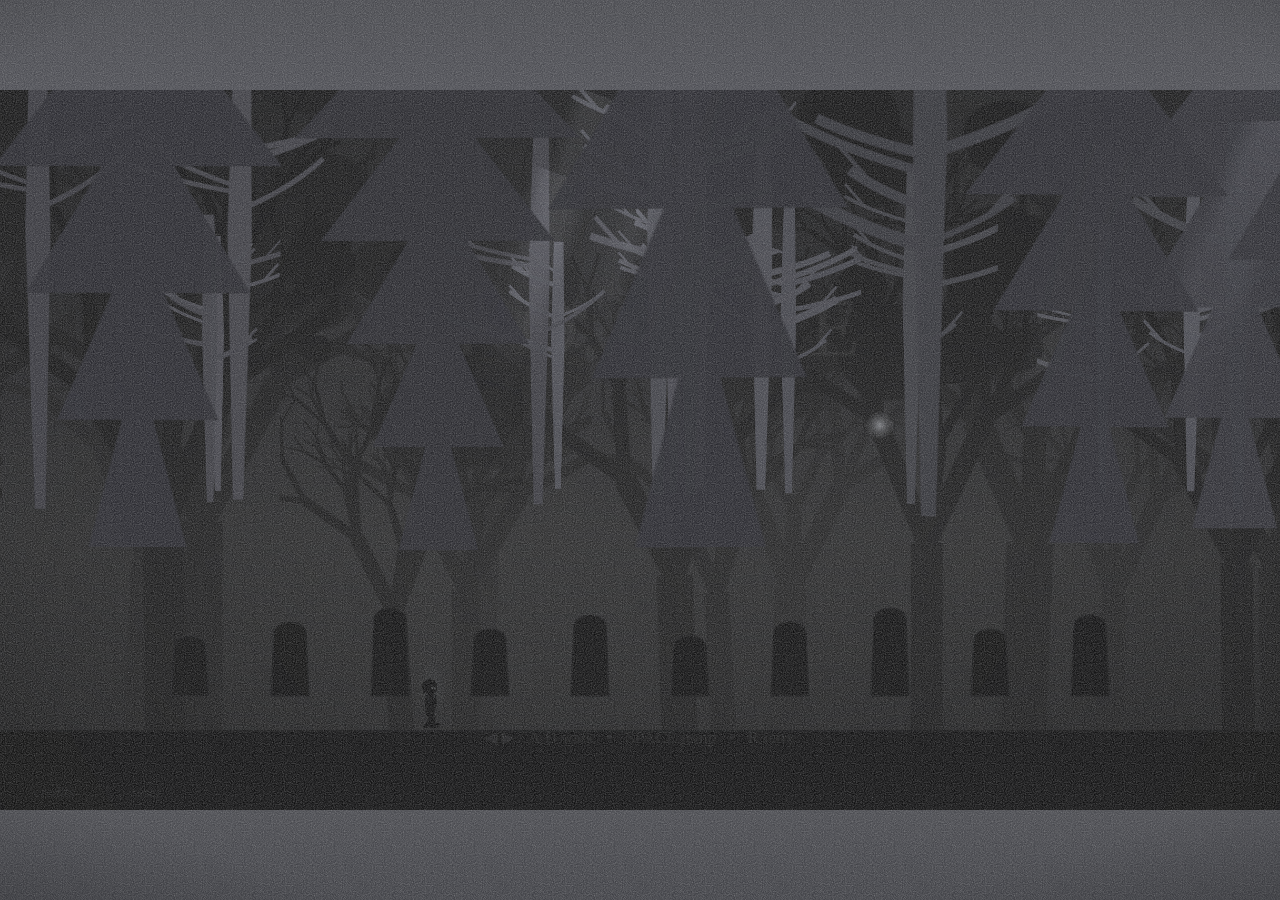
<file: index.html>
<!DOCTYPE html><html lang="tr"><head><meta charSet="utf-8"/><meta name="viewport" content="width=device-width, initial-scale=1, maximum-scale=1, user-scalable=no, viewport-fit=cover"/><link rel="preload" href="./_next/static/media/797e433ab948586e-s.p.0r6juujl39pe6.woff2" as="font" crossorigin="" type="font/woff2"/><link rel="preload" href="./_next/static/media/caa3a2e1cccd8315-s.p.0wgildi0cnwt9.woff2" as="font" crossorigin="" type="font/woff2"/><link rel="stylesheet" href="./_next/static/chunks/3h--f_8_w5w1h.css" data-precedence="next"/><link rel="preload" as="script" fetchPriority="low" href="./_next/static/chunks/19wg2q9r2_sev.js"/><script src="./_next/static/chunks/1j71-lr846dcd.js" async=""></script><script src="./_next/static/chunks/238_s-g-zs_l8.js" async=""></script><script src="./_next/static/chunks/turbopack-1gg8ko_ilveme.js" async=""></script><script src="./_next/static/chunks/0umf92h1sb77c.js" async=""></script><script src="./_next/static/chunks/3spll1hqfcsxk.js" async=""></script><script src="./_next/static/chunks/0tfqlhik2jl96.js" async=""></script><meta name="theme-color" content="#0b0b0d"/><title>GÖLGE v3.0.0 — Sezon 1: Sisin Hafızası</title><meta name="description" content="Sisin hafızasında uyanan küçük bir gölgenin hikâyesi. Kenar kavrama, akan atkı ve korku dolu bir ormanda yolunu bul. Beş sezonluk destanın ilk perdesi."/><meta name="keywords" content="GÖLGE,gölge,platform oyunu,bulmaca,korku,atmosferik,silüet,Limbo tarzı,premium oyun"/><meta property="og:title" content="GÖLGE v3.0.0 — Sezon 1"/><meta property="og:description" content="Sisin hafızası — bir gölgenin uyanışı. Beş kapının ilki."/><meta property="og:site_name" content="GÖLGE"/><meta property="og:type" content="website"/><meta name="twitter:card" content="summary"/><meta name="twitter:title" content="GÖLGE v3.0.0 — Sezon 1"/><meta name="twitter:description" content="Sisin hafızası — bir gölgenin uyanışı. Beş kapının ilki."/><link rel="icon" href="/logo.svg"/><link rel="apple-touch-icon" href="/apple-touch-icon.png"/><meta name="next-size-adjust" content=""/><script src="./_next/static/chunks/0cz1d0mv5g_q7.js" noModule=""></script></head><body class="T19VSG_variable _8Li5zG_variable antialiased bg-background text-foreground"><div hidden=""><!--$--><!--/$--></div><!--$!--><template data-dgst=""></template><div class="flex min-h-screen items-center justify-center bg-[#0b0b0d]"><p class="animate-pulse font-serif text-lg tracking-[0.3em] text-[#6b6d74]">sis yükseliyor...</p></div><!--/$--><!--$--><!--/$--><script id="_R_">(globalThis["TURBOPACK"] || (globalThis["TURBOPACK"] = [])).push({"otherChunks":["static/chunks/19wg2q9r2_sev.js","static/chunks/1j71-lr846dcd.js","static/chunks/238_s-g-zs_l8.js"],"runtimeModuleIds":[94553]});</script><script src="./_next/static/chunks/19wg2q9r2_sev.js" async=""></script><script>(self.__next_f=self.__next_f||[]).push([0])</script><script>self.__next_f.push([1,"1:\"$Sreact.fragment\"\n2:\"./_next/static/chunks/0umf92h1sb77c.js\"\n3:I[39756,[\"$2\"],\"default\"]\n4:I[37457,[\"$2\"],\"default\"]\n6:I[47257,[\"$2\"],\"ClientPageRoot\"]\n7:\"./_next/static/chunks/3spll1hqfcsxk.js\"\n8:\"./_next/static/chunks/0tfqlhik2jl96.js\"\n9:I[52683,[\"$2\",\"$7\",\"$8\"],\"default\"]\nc:I[97367,[\"$2\"],\"OutletBoundary\"]\nd:\"$Sreact.suspense\"\nf:\"ViewportBoundary\"\n10:I[97367,[\"$2\"],\"$f\"]\n12:\"MetadataBoundary\"\n13:I[97367,[\"$2\"],\"$12\"]\n15:I[68027,[\"$2\"],\"default\",1]\n:HL[\"./_next/static/chunks/3h--f_8_w5w1h.css\",\"style\"]\n:HL[\"./_next/static/media/797e433ab948586e-s.p.0r6juujl39pe6.woff2\",\"font\",{\"crossOrigin\":\"\",\"type\":\"font/woff2\"}]\n:HL[\"./_next/static/media/caa3a2e1cccd8315-s.p.0wgildi0cnwt9.woff2\",\"font\",{\"crossOrigin\":\"\",\"type\":\"font/woff2\"}]\n5:[[\"children\",{\"s\":\"__PAGE__\",\"h\":512,\"d\":{\"r\":[\"$\",\"$1\",\"c\",{\"children\":[[\"$\",\"$L6\",null,{\"Component\":\"$9\",\"serverProvidedParams\":{\"searchParams\":{},\"params\":{},\"promises\":[\"$@a\",\"$@b\"]}}],[[\"$\",\"script\",\"script-0\",{\"src\":\"./_next/static/chunks/3spll1hqfcsxk.js\",\"async\":true,\"nonce\":\"$undefined\"}],[\"$\",\"script\",\"script-1\",{\"src\":\"./_next/static/chunks/0tfqlhik2jl96.js\",\"async\":true,\"nonce\":\"$undefined\"}]],[\"$\",\"$Lc\",null,{\"children\":[\"$\",\"$d\",null,{\"name\":\"Next.MetadataOutlet\",\"children\":\"$@e\"}]}]]}],\"p\":false,\"v\":null}}]]\n0:{\"P\":null,\"c\":[\"\",\"\"],\"q\":\"\",\"i\":false,\"t\":{\"t\":{\"s\":\"\",\"h\":528,\"d\":{\"r\":[\"$\",\"$1\",\"c\",{\"children\":[[[\"$\",\"link\",\"0\",{\"rel\":\"stylesheet\",\"href\":\"./_next/static/chunks/3h--f_8_w5w1h.css\",\"precedence\":\"next\",\"crossOrigin\":\"$undefined\",\"nonce\":\"$undefined\"}],[\"$\",\"script\",\"script-0\",{\"src\":\"./_next/static/chunks/0umf92h1sb77c.js\",\"async\":true,\"nonce\":\"$undefined\"}]],[\"$\",\"html\",null,{\"lang\":\"tr\",\"suppressHydrationWarning\":true,\"children\":[\"$\",\"body\",null,{\"className\":\"T19VSG_variable _8Li5zG_variable antialiased bg-background text-foreground\",\"children\":[\"$\",\"$L3\",null,{\"parallelRouterKey\":\"children\",\"error\":\"$undefined\",\"errorStyles\":\"$undefined\",\"errorScripts\":\"$undefined\",\"template\":[\"$\",\"$L4\",null,{}],\"templateStyles\":\"$undefined\",\"templateScripts\":\"$undefined\",\"notFound\":[[[\"$\",\"title\",null,{\"children\":\"404: This page could not be found.\"}],[\"$\",\"div\",null,{\"style\":{\"fontFamily\":\"system-ui,\\\"Segoe UI\\\",Roboto,Helvetica,Arial,sans-serif,\\\"Apple Color Emoji\\\",\\\"Segoe UI Emoji\\\"\",\"height\":\"100vh\",\"textAlign\":\"center\",\"display\":\"flex\",\"flexDirection\":\"column\",\"alignItems\":\"center\",\"justifyContent\":\"center\"},\"children\":[\"$\",\"div\",null,{\"children\":[[\"$\",\"style\",null,{\"dangerouslySetInnerHTML\":{\"__html\":\"body{color:#000;background:#fff;margin:0}.next-error-h1{border-right:1px solid rgba(0,0,0,.3)}@media (prefers-color-scheme:dark){body{color:#fff;background:#000}.next-error-h1{border-right:1px solid rgba(255,255,255,.3)}}\"}}],[\"$\",\"h1\",null,{\"className\":\"next-error-h1\",\"style\":{\"display\":\"inline-block\",\"margin\":\"0 20px 0 0\",\"padding\":\"0 23px 0 0\",\"fontSize\":24,\"fontWeight\":500,\"verticalAlign\":\"top\",\"lineHeight\":\"49px\"},\"children\":404}],[\"$\",\"div\",null,{\"style\":{\"display\":\"inline-block\"},\"children\":[\"$\",\"h2\",null,{\"style\":{\"fontSize\":14,\"fontWeight\":400,\"lineHeight\":\"49px\",\"margin\":0},\"children\":\"This page could not be found.\"}]}]]}]}]],[]],\"forbidden\":\"$undefined\",\"unauthorized\":\"$undefined\"}]}]}]]}],\"p\":false,\"v\":null},\"c\":\"$Q5\"},\"h\":{\"r\":[\"$\",\"$1\",\"h\",{\"children\":[null,[\"$\",\"$L10\",null,{\"children\":\"$L11\"}],[\"$\",\"$L13\",null,{\"children\":[[\"$\",\"div\",null,{\"hidden\":true,\"children\":[\"$\",\"$d\",null,{\"name\":\"Next.Metadata\",\"children\":\"$L14\"}]}],null]}],[\"$\",\"meta\",null,{\"name\":\"next-size-adjust\",\"content\":\"\"}]]}],\"p\":false,\"v\":null}},\"m\":\"$undefined\",\"G\":[\"$15\",[[\"$\",\"link\",\"0\",{\"rel\":\"stylesheet\",\"href\":\"./_next/static/chunks/3h--f_8_w5w1h.css\",\"precedence\":\"next\",\"crossOrigin\":\"$undefined\",\"nonce\":\"$undefined\"}]]],\"S\":true,\"r\":\"$undefined\",\"s\":\"$undefined\",\"a\":\"$undefined\",\"l\":\"$undefined\",\"p\":\"$undefined\",\"d\":\"$undefined\",\"b\":\"HRdKcF5MwKtn1mL7qBaez\"}\na:{}\nb:\"$5:0:1:d:r:props:children:0:props:serverProvidedParams:params\"\n11:[[\"$\",\"meta\",\"0\",{\"charSet\":\"utf-8\"}],[\"$\",\"meta\",\"1\",{\"name\":\"viewport\",\"content\":\"width=device-width, initial-scale=1, maximum-scale=1, user-scalable=no, viewport-fit=cover\"}],[\"$\",\"meta\",\"2\",{\"name\":\"theme-color\",\"content\":\"#0b0b0d\"}]]\n16:I[27201,[\"$2\"],\"IconMark\"]\ne:null\n14:[[\"$\",\"title\",\"0\",{\"children\":\"GÖLGE v3.0.0 — Sezon 1: Sisin Hafızası\"}],[\"$\",\"meta\",\"1\",{\"name\":\"description\",\"content\":\"Sisin hafızasında uyanan küçük bir gölgenin hikâyesi. Kenar kavrama, akan atkı ve korku dolu bir ormanda yolunu bul. Beş sezonluk destanın ilk perdesi.\"}],[\"$\",\"meta\",\"2\",{\"name\":\"keywords\",\"content\":\"GÖLGE,gölge,platform oyunu,bulmaca,korku,atmosferik,silüet,Limbo tarzı,premium oyun\"}],[\"$\",\"meta\",\"3\",{\"property\":\"og:title\",\"content\":\"GÖLGE v3.0.0 — Sezon 1\"}],[\"$\",\"meta\",\"4\",{\"property\":\"og:description\",\"content\":\"Sisin hafızası — bir gölgenin uyanışı. Beş kapının ilki.\"}],[\"$\",\"meta\",\"5\",{\"property\":\"og:site_name\",\"content\":\"GÖLGE\"}],[\"$\",\"meta\",\"6\",{\"property\":\"og:type\",\"content\":\"website\"}],[\"$\",\"meta\",\"7\",{\"name\":\"twitter:card\",\"content\":\"summary\"}],[\"$\",\"meta\",\"8\",{\"name\":\"twitter:title\",\"content\":\"GÖLGE v3.0.0 — Sezon 1\"}],[\"$\",\"meta\",\"9\",{\"name\":\"twitter:description\",\"content\":\"Sisin hafızası — bir gölgenin uyanışı. Beş kapının ilki.\"}],[\"$\",\"link\",\"10\",{\"rel\":\"icon\",\"href\":\"/logo.svg\"}],[\"$\",\"link\",\"11\",{\"rel\":\"apple-touch-icon\",\"href\":\"/apple-touch-icon.png\"}],[\"$\",\"$L16\",\"12\",{}]]\n"])</script></body></html>
</file>
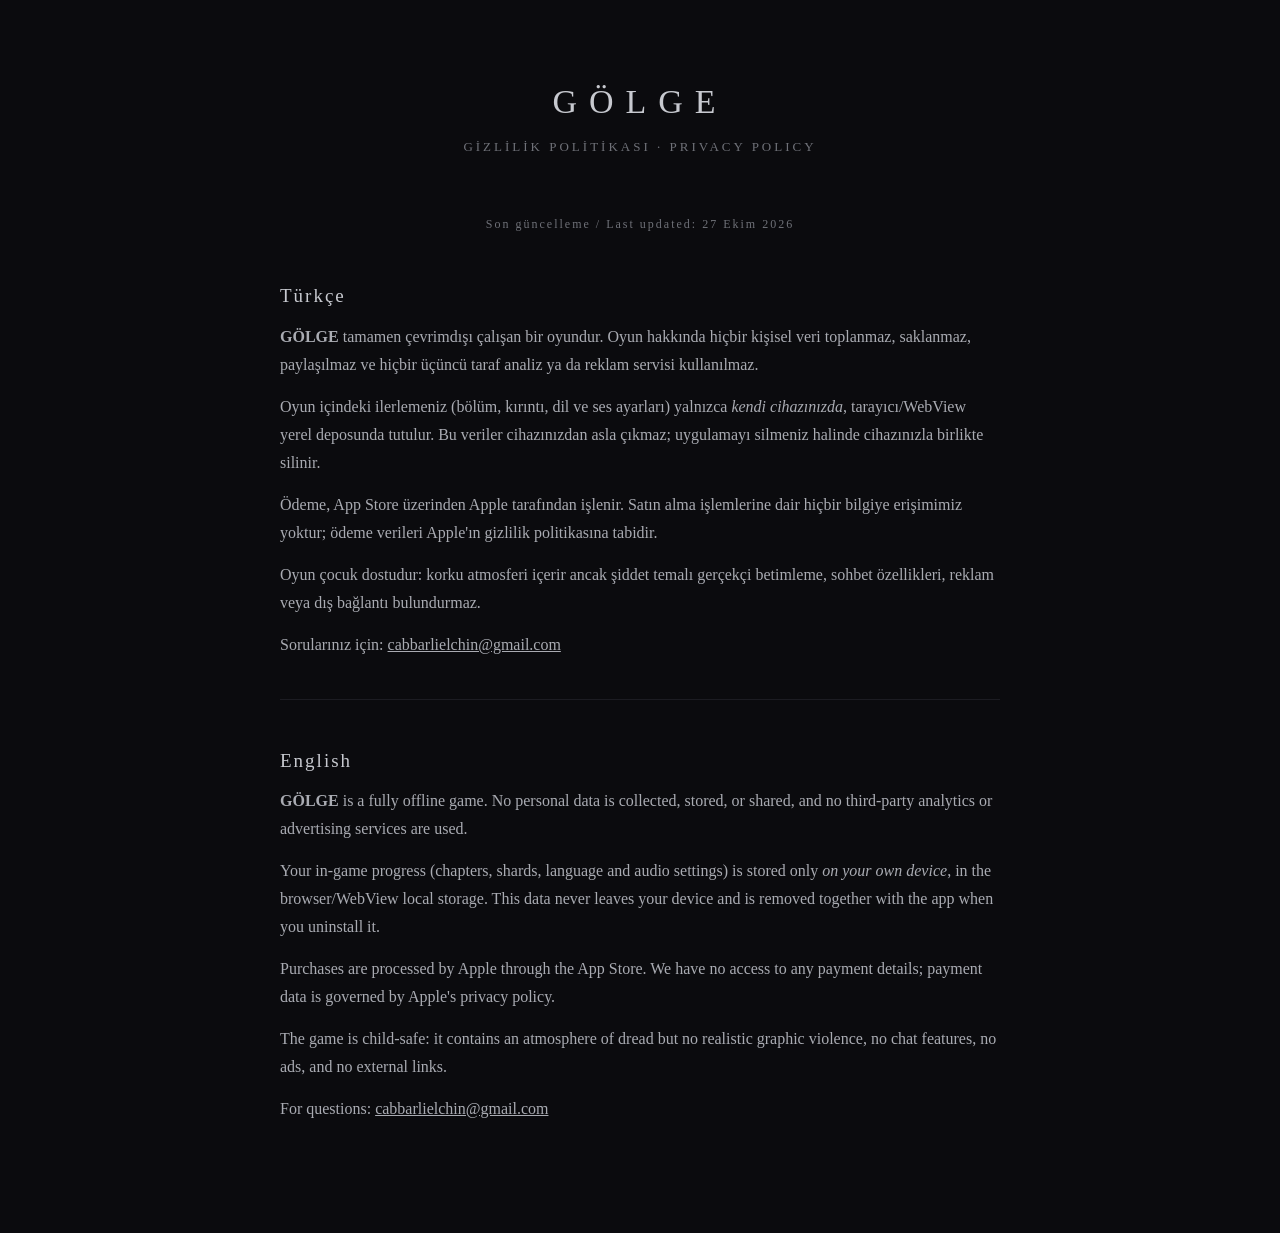
<file: privacy.html>
<!DOCTYPE html>
<html lang="tr">
<head>
<meta charset="utf-8">
<meta name="viewport" content="width=device-width, initial-scale=1">
<title>GÖLGE — Gizlilik Politikası / Privacy Policy</title>
<style>
  :root { color-scheme: dark; }
  * { box-sizing: border-box; }
  body {
    margin: 0; padding: 48px 24px 96px;
    background: #0b0b0e; color: #a9abb2;
    font: 16px/1.75 Georgia, 'Times New Roman', serif;
    -webkit-font-smoothing: antialiased;
  }
  main { max-width: 720px; margin: 0 auto; }
  h1 {
    color: #c7c9cf; font-weight: 400; letter-spacing: 12px;
    text-align: center; margin: 24px 0 4px; font-size: 34px;
  }
  .sub { text-align: center; color: #6f7178; font-size: 13px; letter-spacing: 3px; margin-bottom: 56px; }
  h2 { color: #c7c9cf; font-weight: 400; font-size: 19px; letter-spacing: 2px; margin: 44px 0 10px; }
  p { margin: 0 0 14px; }
  hr { border: 0; border-top: 1px solid #1c1c22; margin: 40px 0; }
  a { color: #a9abb2; }
  .lang-note { text-align:center; color:#6f7178; font-size:12px; letter-spacing:2px; margin-top: 8px; }
</style>
</head>
<body>
<main>
  <h1>GÖLGE</h1>
  <p class="sub">GİZLİLİK POLİTİKASI · PRIVACY POLICY</p>
  <p class="lang-note">Son güncelleme / Last updated: 27 Ekim 2026</p>

  <h2>Türkçe</h2>
  <p><strong>GÖLGE</strong> tamamen çevrimdışı çalışan bir oyundur. Oyun hakkında hiçbir kişisel veri toplanmaz, saklanmaz, paylaşılmaz ve hiçbir üçüncü taraf analiz ya da reklam servisi kullanılmaz.</p>
  <p>Oyun içindeki ilerlemeniz (bölüm, kırıntı, dil ve ses ayarları) yalnızca <em>kendi cihazınızda</em>, tarayıcı/WebView yerel deposunda tutulur. Bu veriler cihazınızdan asla çıkmaz; uygulamayı silmeniz halinde cihazınızla birlikte silinir.</p>
  <p>Ödeme, App Store üzerinden Apple tarafından işlenir. Satın alma işlemlerine dair hiçbir bilgiye erişimimiz yoktur; ödeme verileri Apple'ın gizlilik politikasına tabidir.</p>
  <p>Oyun çocuk dostudur: korku atmosferi içerir ancak şiddet temalı gerçekçi betimleme, sohbet özellikleri, reklam veya dış bağlantı bulundurmaz.</p>
  <p>Sorularınız için: <a href="mailto:cabbarlielchin@gmail.com">cabbarlielchin@gmail.com</a></p>

  <hr>

  <h2>English</h2>
  <p><strong>GÖLGE</strong> is a fully offline game. No personal data is collected, stored, or shared, and no third-party analytics or advertising services are used.</p>
  <p>Your in-game progress (chapters, shards, language and audio settings) is stored only <em>on your own device</em>, in the browser/WebView local storage. This data never leaves your device and is removed together with the app when you uninstall it.</p>
  <p>Purchases are processed by Apple through the App Store. We have no access to any payment details; payment data is governed by Apple's privacy policy.</p>
  <p>The game is child-safe: it contains an atmosphere of dread but no realistic graphic violence, no chat features, no ads, and no external links.</p>
  <p>For questions: <a href="mailto:cabbarlielchin@gmail.com">cabbarlielchin@gmail.com</a></p>
</main>
</body>
</html>
</file>
<file: _next/static/chunks/3h--f_8_w5w1h.css>
@font-face{font-family:Geist;font-style:normal;font-weight:100 900;font-display:swap;src:url(../media/fef07dbb0973bf53-s.3p2_lha1f2xer.woff2)format("woff2");unicode-range:U+460-52F,U+1C80-1C8A,U+20B4,U+2DE0-2DFF,U+A640-A69F,U+FE2E-FE2F}@font-face{font-family:Geist;font-style:normal;font-weight:100 900;font-display:swap;src:url(../media/8a480f0b521d4e75-s.1qq4vpdcun5oj.woff2)format("woff2");unicode-range:U+301,U+400-45F,U+490-491,U+4B0-4B1,U+2116}@font-face{font-family:Geist;font-style:normal;font-weight:100 900;font-display:swap;src:url(../media/53b9e256198e5412-s.390ncx5urfkfu.woff2)format("woff2");unicode-range:U+102-103,U+110-111,U+128-129,U+168-169,U+1A0-1A1,U+1AF-1B0,U+300-301,U+303-304,U+308-309,U+323,U+329,U+1EA0-1EF9,U+20AB}@font-face{font-family:Geist;font-style:normal;font-weight:100 900;font-display:swap;src:url(../media/7178b3e590c64307-s.21jp631_3pja2.woff2)format("woff2");unicode-range:U+100-2BA,U+2BD-2C5,U+2C7-2CC,U+2CE-2D7,U+2DD-2FF,U+304,U+308,U+329,U+1D00-1DBF,U+1E00-1E9F,U+1EF2-1EFF,U+2020,U+20A0-20AB,U+20AD-20C4,U+2113,U+2C60-2C7F,U+A720-A7FF}@font-face{font-family:Geist;font-style:normal;font-weight:100 900;font-display:swap;src:url(../media/caa3a2e1cccd8315-s.p.0wgildi0cnwt9.woff2)format("woff2");unicode-range:U+??,U+131,U+152-153,U+2BB-2BC,U+2C6,U+2DA,U+2DC,U+304,U+308,U+329,U+2000-206F,U+20AC,U+2122,U+2191,U+2193,U+2212,U+2215,U+FEFF,U+FFFD}@font-face{font-family:Geist Fallback;src:local(Arial);ascent-override:95.94%;descent-override:28.16%;line-gap-override:0.0%;size-adjust:104.76%}.T19VSG_className{font-family:Geist,Geist Fallback;font-style:normal}.T19VSG_variable{--font-geist-sans:"Geist", "Geist Fallback"}
@font-face{font-family:Geist Mono;font-style:normal;font-weight:100 900;font-display:swap;src:url(../media/5ce348bf30bf5439-s.31988l_ccedte.woff2)format("woff2");unicode-range:U+460-52F,U+1C80-1C8A,U+20B4,U+2DE0-2DFF,U+A640-A69F,U+FE2E-FE2F}@font-face{font-family:Geist Mono;font-style:normal;font-weight:100 900;font-display:swap;src:url(../media/4fa387ec64143e14-s.2tuy5pz7dlieh.woff2)format("woff2");unicode-range:U+301,U+400-45F,U+490-491,U+4B0-4B1,U+2116}@font-face{font-family:Geist Mono;font-style:normal;font-weight:100 900;font-display:swap;src:url(../media/6306c77e7c8268e4-s.2dbetqa9o8jxf.woff2)format("woff2");unicode-range:U+2000-2001,U+2004-2008,U+200A,U+23B8-23BD,U+2500-259F}@font-face{font-family:Geist Mono;font-style:normal;font-weight:100 900;font-display:swap;src:url(../media/7d817b4c03b0c5f1-s.1uyisp29ctx0d.woff2)format("woff2");unicode-range:U+102-103,U+110-111,U+128-129,U+168-169,U+1A0-1A1,U+1AF-1B0,U+300-301,U+303-304,U+308-309,U+323,U+329,U+1EA0-1EF9,U+20AB}@font-face{font-family:Geist Mono;font-style:normal;font-weight:100 900;font-display:swap;src:url(../media/bbc41e54d2fcbd21-s.1rgnod-3esatf.woff2)format("woff2");unicode-range:U+100-2BA,U+2BD-2C5,U+2C7-2CC,U+2CE-2D7,U+2DD-2FF,U+304,U+308,U+329,U+1D00-1DBF,U+1E00-1E9F,U+1EF2-1EFF,U+2020,U+20A0-20AB,U+20AD-20C4,U+2113,U+2C60-2C7F,U+A720-A7FF}@font-face{font-family:Geist Mono;font-style:normal;font-weight:100 900;font-display:swap;src:url(../media/797e433ab948586e-s.p.0r6juujl39pe6.woff2)format("woff2");unicode-range:U+??,U+131,U+152-153,U+2BB-2BC,U+2C6,U+2DA,U+2DC,U+304,U+308,U+329,U+2000-206F,U+20AC,U+2122,U+2191,U+2193,U+2212,U+2215,U+FEFF,U+FFFD}@font-face{font-family:Geist Mono Fallback;src:local(Arial);ascent-override:74.67%;descent-override:21.92%;line-gap-override:0.0%;size-adjust:134.59%}._8Li5zG_className{font-family:Geist Mono,Geist Mono Fallback;font-style:normal}._8Li5zG_variable{--font-geist-mono:"Geist Mono", "Geist Mono Fallback"}
@layer properties{@supports (((-webkit-hyphens:none)) and (not (margin-trim:inline))) or ((-moz-orient:inline) and (not (color:rgb(from red r g b)))){*,:before,:after,::backdrop{--tw-translate-x:0;--tw-translate-y:0;--tw-translate-z:0;--tw-border-style:solid;--tw-tracking:initial;--tw-shadow:0 0 #0000;--tw-shadow-color:initial;--tw-shadow-alpha:100%;--tw-inset-shadow:0 0 #0000;--tw-inset-shadow-color:initial;--tw-inset-shadow-alpha:100%;--tw-ring-color:initial;--tw-ring-shadow:0 0 #0000;--tw-inset-ring-color:initial;--tw-inset-ring-shadow:0 0 #0000;--tw-ring-inset:initial;--tw-ring-offset-width:0px;--tw-ring-offset-color:#fff;--tw-ring-offset-shadow:0 0 #0000;--tw-blur:initial;--tw-brightness:initial;--tw-contrast:initial;--tw-grayscale:initial;--tw-hue-rotate:initial;--tw-invert:initial;--tw-opacity:initial;--tw-saturate:initial;--tw-sepia:initial;--tw-drop-shadow:initial;--tw-drop-shadow-color:initial;--tw-drop-shadow-alpha:100%;--tw-drop-shadow-size:initial;--tw-ease:initial}}}@layer theme{:root,:host{--font-serif:ui-serif, Georgia, Cambria, "Times New Roman", Times, serif;--spacing:.25rem;--container-xs:20rem;--text-lg:1.125rem;--text-lg--line-height:calc(1.75 / 1.125);--text-3xl:1.875rem;--text-3xl--line-height:calc(2.25 / 1.875);--ease-in-out:cubic-bezier(.4, 0, .2, 1);--animate-pulse:pulse 2s cubic-bezier(.4, 0, .6, 1) infinite;--default-font-family:var(--font-geist-sans);--default-mono-font-family:var(--font-geist-mono)}}@layer base{*,:after,:before,::backdrop{box-sizing:border-box;border:0 solid;margin:0;padding:0}::file-selector-button{box-sizing:border-box;border:0 solid;margin:0;padding:0}html,:host{-webkit-text-size-adjust:100%;tab-size:4;line-height:1.5;font-family:var(--default-font-family,-apple-system, BlinkMacSystemFont, "Segoe UI", Roboto, "Helvetica Neue", "Noto Sans", Arial, sans-serif, "Apple Color Emoji", "Segoe UI Emoji", "Segoe UI Symbol", "Noto Color Emoji");font-feature-settings:var(--default-font-feature-settings,normal);font-variation-settings:var(--default-font-variation-settings,normal);-webkit-tap-highlight-color:transparent}hr{height:0;color:inherit;border-top-width:1px}abbr:where([title]){-webkit-text-decoration:underline dotted;text-decoration:underline dotted}h1,h2,h3,h4,h5,h6{font-size:inherit;font-weight:inherit}a{color:inherit;-webkit-text-decoration:inherit;-webkit-text-decoration:inherit;-webkit-text-decoration:inherit;-webkit-text-decoration:inherit;text-decoration:inherit}b,strong{font-weight:bolder}code,kbd,samp,pre{font-family:var(--default-mono-font-family,ui-monospace, SFMono-Regular, Menlo, Monaco, Consolas, "Liberation Mono", "Courier New", monospace);font-feature-settings:var(--default-mono-font-feature-settings,normal);font-variation-settings:var(--default-mono-font-variation-settings,normal);font-size:1em}small{font-size:80%}sub,sup{vertical-align:baseline;font-size:75%;line-height:0;position:relative}sub{bottom:-.25em}sup{top:-.5em}table{text-indent:0;border-color:inherit;border-collapse:collapse}:-moz-focusring:where(:not(iframe)){outline:auto}progress{vertical-align:baseline}summary{display:list-item}ol,ul,menu{list-style:none}img,svg,video,canvas,audio,iframe,embed,object{vertical-align:middle;display:block}img,video{max-width:100%;height:auto}button,input,select,optgroup,textarea{font:inherit;font-feature-settings:inherit;font-variation-settings:inherit;letter-spacing:inherit;color:inherit;opacity:1;background-color:#0000;border-radius:0}::file-selector-button{font:inherit;font-feature-settings:inherit;font-variation-settings:inherit;letter-spacing:inherit;color:inherit;opacity:1;background-color:#0000;border-radius:0}:where(select:is([multiple],[size])) optgroup{font-weight:bolder}:where(select:is([multiple],[size])) optgroup option{padding-inline-start:20px}::file-selector-button{margin-inline-end:4px}::placeholder{opacity:1}@supports (not ((-webkit-appearance:-apple-pay-button))) or (contain-intrinsic-size:1px){::placeholder{color:currentColor}@supports (color:color-mix(in lab, red, red)){::placeholder{color:color-mix(in oklab, currentcolor 50%, transparent)}}}textarea{resize:vertical}::-webkit-search-decoration{-webkit-appearance:none}::-webkit-date-and-time-value{min-height:1lh;text-align:inherit}::-webkit-datetime-edit{display:inline-flex}::-webkit-datetime-edit-fields-wrapper{padding:0}::-webkit-datetime-edit{padding-block:0}::-webkit-datetime-edit-year-field{padding-block:0}::-webkit-datetime-edit-month-field{padding-block:0}::-webkit-datetime-edit-day-field{padding-block:0}::-webkit-datetime-edit-hour-field{padding-block:0}::-webkit-datetime-edit-minute-field{padding-block:0}::-webkit-datetime-edit-second-field{padding-block:0}::-webkit-datetime-edit-millisecond-field{padding-block:0}::-webkit-datetime-edit-meridiem-field{padding-block:0}::-webkit-calendar-picker-indicator{line-height:1}:-moz-ui-invalid{box-shadow:none}button,input:where([type=button],[type=reset],[type=submit]){appearance:button}::file-selector-button{appearance:button}::-webkit-inner-spin-button{height:auto}::-webkit-outer-spin-button{height:auto}[hidden]:where(:not([hidden=until-found])){display:none!important}*{border-color:var(--border);outline-color:var(--ring)}@supports (color:color-mix(in lab, red, red)){*{outline-color:color-mix(in oklab, var(--ring) 50%, transparent)}}body{background-color:var(--background);color:var(--foreground)}}@layer components;@layer utilities{.collapse{visibility:collapse}.visible{visibility:visible}.absolute{position:absolute}.fixed{position:fixed}.relative{position:relative}.static{position:static}.inset-0{inset:0}.inset-1\.5{inset:calc(var(--spacing) * 1.5)}.top-1\.5{top:calc(var(--spacing) * 1.5)}.bottom-1\.5{bottom:calc(var(--spacing) * 1.5)}.left-1\/2{left:50%}.isolate{isolation:isolate}.block{display:block}.flex{display:flex}.grid{display:grid}.hidden{display:none}.inline{display:inline}.h-24{height:calc(var(--spacing) * 24)}.h-\[3px\]{height:3px}.h-full{height:100%}.min-h-screen{min-height:100vh}.w-5{width:calc(var(--spacing) * 5)}.w-14{width:calc(var(--spacing) * 14)}.w-\[3px\]{width:3px}.w-full{width:100%}.max-w-xs{max-width:var(--container-xs)}.grow{flex-grow:1}.-translate-x-1\/2{--tw-translate-x:calc(calc(1 / 2 * 100%) * -1);translate:var(--tw-translate-x) var(--tw-translate-y)}.rotate-12{rotate:12deg}.animate-\[spin_3s_ease-in-out_infinite_alternate\]{animation:3s ease-in-out infinite alternate spin}.animate-pulse{animation:var(--animate-pulse)}.touch-none{touch-action:none}.resize{resize:both}.flex-col{flex-direction:column}.items-center{align-items:center}.justify-center{justify-content:center}.gap-6{gap:calc(var(--spacing) * 6)}.overflow-hidden{overflow:hidden}.rounded-\[6px\]{border-radius:6px}.rounded-\[10px\]{border-radius:10px}.rounded-full{border-radius:2147483647px}.border{border-style:var(--tw-border-style);border-width:1px}.border-2{border-style:var(--tw-border-style);border-width:2px}.border-\[\#8b8d94\]{border-color:#8b8d94}.border-\[\#8b8d94\]\/50{border-color:#8b8d9480;border-color:lab(58.6343% .296146 -4.00502/.5)}.bg-\[\#0b0b0d\]{background-color:#0b0b0d}.bg-\[\#8b8d94\]\/70{background-color:#8b8d94b3;background-color:lab(58.6343% .296146 -4.00502/.7)}.bg-\[\#101013\]{background-color:#101013}.bg-background{background-color:var(--background)}.text-center{text-align:center}.font-serif{font-family:var(--font-serif)}.text-3xl{font-size:var(--text-3xl);line-height:var(--tw-leading,var(--text-3xl--line-height))}.text-lg{font-size:var(--text-lg);line-height:var(--tw-leading,var(--text-lg--line-height))}.tracking-\[0\.3em\]{--tw-tracking:.3em;letter-spacing:.3em}.tracking-\[0\.35em\]{--tw-tracking:.35em;letter-spacing:.35em}.text-\[\#6b6d74\]{color:#6b6d74}.text-\[\#8b8d94\]{color:#8b8d94}.text-\[\#d9dade\]{color:#d9dade}.text-foreground{color:var(--foreground)}.italic{font-style:italic}.antialiased{-webkit-font-smoothing:antialiased;-moz-osx-font-smoothing:grayscale}.shadow{--tw-shadow:0 1px 3px 0 var(--tw-shadow-color,#0000001a), 0 1px 2px -1px var(--tw-shadow-color,#0000001a);box-shadow:var(--tw-inset-shadow), var(--tw-inset-ring-shadow), var(--tw-ring-offset-shadow), var(--tw-ring-shadow), var(--tw-shadow)}.ring{--tw-ring-shadow:var(--tw-ring-inset,) 0 0 0 calc(1px + var(--tw-ring-offset-width)) var(--tw-ring-color,currentcolor);box-shadow:var(--tw-inset-shadow), var(--tw-inset-ring-shadow), var(--tw-ring-offset-shadow), var(--tw-ring-shadow), var(--tw-shadow)}.filter{filter:var(--tw-blur,) var(--tw-brightness,) var(--tw-contrast,) var(--tw-grayscale,) var(--tw-hue-rotate,) var(--tw-invert,) var(--tw-saturate,) var(--tw-sepia,) var(--tw-drop-shadow,)}.ease-in-out{--tw-ease:var(--ease-in-out);transition-timing-function:var(--ease-in-out)}.select-none{-webkit-user-select:none;user-select:none}.\[-webkit-touch-callout\:none\]{-webkit-touch-callout:none}.\[-webkit-user-select\:none\]{-webkit-user-select:none}@media (orientation:portrait){.portrait\:flex{display:flex}}}html,body{overscroll-behavior:none;background:#0b0b0d}.golge-safe{padding-top:env(safe-area-inset-top,0px);padding-bottom:env(safe-area-inset-bottom,0px);padding-left:env(safe-area-inset-left,0px);padding-right:env(safe-area-inset-right,0px)}.golge-root{background:var(--golge-sky,#101013);transition:background .6s}.golge-root:after{content:"";pointer-events:none;z-index:5;background-blend-mode:normal;opacity:.85;background:radial-gradient(118% 96% at 50% 46%,#0000 58%,#00000042 82%,#00000085 100%),url("data:image/svg+xml,%3Csvg xmlns='http://www.w3.org/2000/svg' width='140' height='140'%3E%3Cfilter id='n'%3E%3CfeTurbulence type='fractalNoise' baseFrequency='0.9' numOctaves='2' stitchTiles='stitch'/%3E%3CfeColorMatrix type='saturate' values='0'/%3E%3C/filter%3E%3Crect width='140' height='140' filter='url(%23n)' opacity='0.5'/%3E%3C/svg%3E");animation:1.1s steps(3,end) infinite golge-grain;position:absolute;inset:0}@keyframes golge-grain{0%{background-position:0 0,0 0}33%{background-position:0 0,-47px 31px}66%{background-position:0 0,29px -41px}to{background-position:0 0,0 0}}:root{--radius:.625rem;--background:#fff;--foreground:#0a0a0a;--card:#fff;--card-foreground:#0a0a0a;--popover:#fff;--popover-foreground:#0a0a0a;--primary:#171717;--primary-foreground:#fafafa;--secondary:#f5f5f5;--secondary-foreground:#171717;--muted:#f5f5f5;--muted-foreground:#737373;--accent:#f5f5f5;--accent-foreground:#171717;--destructive:#e40014;--border:#e5e5e5;--input:#e5e5e5;--ring:#a1a1a1;--chart-1:#f05100;--chart-2:#009588;--chart-3:#104e64;--chart-4:#fcbb00;--chart-5:#f99c00;--sidebar:#fafafa;--sidebar-foreground:#0a0a0a;--sidebar-primary:#171717;--sidebar-primary-foreground:#fafafa;--sidebar-accent:#f5f5f5;--sidebar-accent-foreground:#171717;--sidebar-border:#e5e5e5;--sidebar-ring:#a1a1a1}@supports (color:lab(0% 0 0)){:root{--background:lab(100% 0 0);--foreground:lab(2.75381% 0 0);--card:lab(100% 0 0);--card-foreground:lab(2.75381% 0 0);--popover:lab(100% 0 0);--popover-foreground:lab(2.75381% 0 0);--primary:lab(7.78201% -.0000149012 0);--primary-foreground:lab(98.26% 0 0);--secondary:lab(96.52% -.0000298023 .0000119209);--secondary-foreground:lab(7.78201% -.0000149012 0);--muted:lab(96.52% -.0000298023 .0000119209);--muted-foreground:lab(48.496% 0 0);--accent:lab(96.52% -.0000298023 .0000119209);--accent-foreground:lab(7.78201% -.0000149012 0);--destructive:lab(48.4493% 77.4328 61.5452);--border:lab(90.952% 0 -.0000119209);--input:lab(90.952% 0 -.0000119209);--ring:lab(66.128% -.0000298023 .0000119209);--chart-1:lab(57.1026% 64.2584 89.8886);--chart-2:lab(55.0223% -41.0774 -3.90277);--chart-3:lab(30.372% -13.1853 -18.7887);--chart-4:lab(80.1641% 16.6016 99.2089);--chart-5:lab(72.7183% 31.8672 97.9407);--sidebar:lab(98.26% 0 0);--sidebar-foreground:lab(2.75381% 0 0);--sidebar-primary:lab(7.78201% -.0000149012 0);--sidebar-primary-foreground:lab(98.26% 0 0);--sidebar-accent:lab(96.52% -.0000298023 .0000119209);--sidebar-accent-foreground:lab(7.78201% -.0000149012 0);--sidebar-border:lab(90.952% 0 -.0000119209);--sidebar-ring:lab(66.128% -.0000298023 .0000119209)}}.dark{--background:#0a0a0a;--foreground:#fafafa;--card:#171717;--card-foreground:#fafafa;--popover:#171717;--popover-foreground:#fafafa;--primary:#e5e5e5;--primary-foreground:#171717;--secondary:#262626;--secondary-foreground:#fafafa;--muted:#262626;--muted-foreground:#a1a1a1;--accent:#262626;--accent-foreground:#fafafa;--destructive:#ff6568;--border:#ffffff1a;--input:#ffffff26;--ring:#737373;--chart-1:#1447e6;--chart-2:#00bb7f;--chart-3:#f99c00;--chart-4:#ac4bff;--chart-5:#ff2357;--sidebar:#171717;--sidebar-foreground:#fafafa;--sidebar-primary:#1447e6;--sidebar-primary-foreground:#fafafa;--sidebar-accent:#262626;--sidebar-accent-foreground:#fafafa;--sidebar-border:#ffffff1a;--sidebar-ring:#737373}@supports (color:lab(0% 0 0)){.dark{--background:lab(2.75381% 0 0);--foreground:lab(98.26% 0 0);--card:lab(7.78201% -.0000149012 0);--card-foreground:lab(98.26% 0 0);--popover:lab(7.78201% -.0000149012 0);--popover-foreground:lab(98.26% 0 0);--primary:lab(90.952% 0 -.0000119209);--primary-foreground:lab(7.78201% -.0000149012 0);--secondary:lab(15.204% 0 -.00000596046);--secondary-foreground:lab(98.26% 0 0);--muted:lab(15.204% 0 -.00000596046);--muted-foreground:lab(66.128% -.0000298023 .0000119209);--accent:lab(15.204% 0 -.00000596046);--accent-foreground:lab(98.26% 0 0);--destructive:lab(63.7053% 60.745 31.3109);--border:lab(100% 0 0/.1);--input:lab(100% 0 0/.15);--ring:lab(48.496% 0 0);--chart-1:lab(36.9089% 35.0961 -85.6872);--chart-2:lab(66.9756% -58.27 19.5419);--chart-3:lab(72.7183% 31.8672 97.9407);--chart-4:lab(52.0183% 66.11 -78.2316);--chart-5:lab(56.101% 79.4328 31.4532);--sidebar:lab(7.78201% -.0000149012 0);--sidebar-foreground:lab(98.26% 0 0);--sidebar-primary:lab(36.9089% 35.0961 -85.6872);--sidebar-primary-foreground:lab(98.26% 0 0);--sidebar-accent:lab(15.204% 0 -.00000596046);--sidebar-accent-foreground:lab(98.26% 0 0);--sidebar-border:lab(100% 0 0/.1);--sidebar-ring:lab(48.496% 0 0)}}@property --tw-translate-x{syntax:"*";inherits:false;initial-value:0}@property --tw-translate-y{syntax:"*";inherits:false;initial-value:0}@property --tw-translate-z{syntax:"*";inherits:false;initial-value:0}@property --tw-border-style{syntax:"*";inherits:false;initial-value:solid}@property --tw-tracking{syntax:"*";inherits:false}@property --tw-shadow{syntax:"*";inherits:false;initial-value:0 0 #0000}@property --tw-shadow-color{syntax:"*";inherits:false}@property --tw-shadow-alpha{syntax:"<percentage>";inherits:false;initial-value:100%}@property --tw-inset-shadow{syntax:"*";inherits:false;initial-value:0 0 #0000}@property --tw-inset-shadow-color{syntax:"*";inherits:false}@property --tw-inset-shadow-alpha{syntax:"<percentage>";inherits:false;initial-value:100%}@property --tw-ring-color{syntax:"*";inherits:false}@property --tw-ring-shadow{syntax:"*";inherits:false;initial-value:0 0 #0000}@property --tw-inset-ring-color{syntax:"*";inherits:false}@property --tw-inset-ring-shadow{syntax:"*";inherits:false;initial-value:0 0 #0000}@property --tw-ring-inset{syntax:"*";inherits:false}@property --tw-ring-offset-width{syntax:"<length>";inherits:false;initial-value:0}@property --tw-ring-offset-color{syntax:"*";inherits:false;initial-value:#fff}@property --tw-ring-offset-shadow{syntax:"*";inherits:false;initial-value:0 0 #0000}@property --tw-blur{syntax:"*";inherits:false}@property --tw-brightness{syntax:"*";inherits:false}@property --tw-contrast{syntax:"*";inherits:false}@property --tw-grayscale{syntax:"*";inherits:false}@property --tw-hue-rotate{syntax:"*";inherits:false}@property --tw-invert{syntax:"*";inherits:false}@property --tw-opacity{syntax:"*";inherits:false}@property --tw-saturate{syntax:"*";inherits:false}@property --tw-sepia{syntax:"*";inherits:false}@property --tw-drop-shadow{syntax:"*";inherits:false}@property --tw-drop-shadow-color{syntax:"*";inherits:false}@property --tw-drop-shadow-alpha{syntax:"<percentage>";inherits:false;initial-value:100%}@property --tw-drop-shadow-size{syntax:"*";inherits:false}@property --tw-ease{syntax:"*";inherits:false}@keyframes spin{to{transform:rotate(360deg)}}@keyframes pulse{50%{opacity:.5}}
</file>
